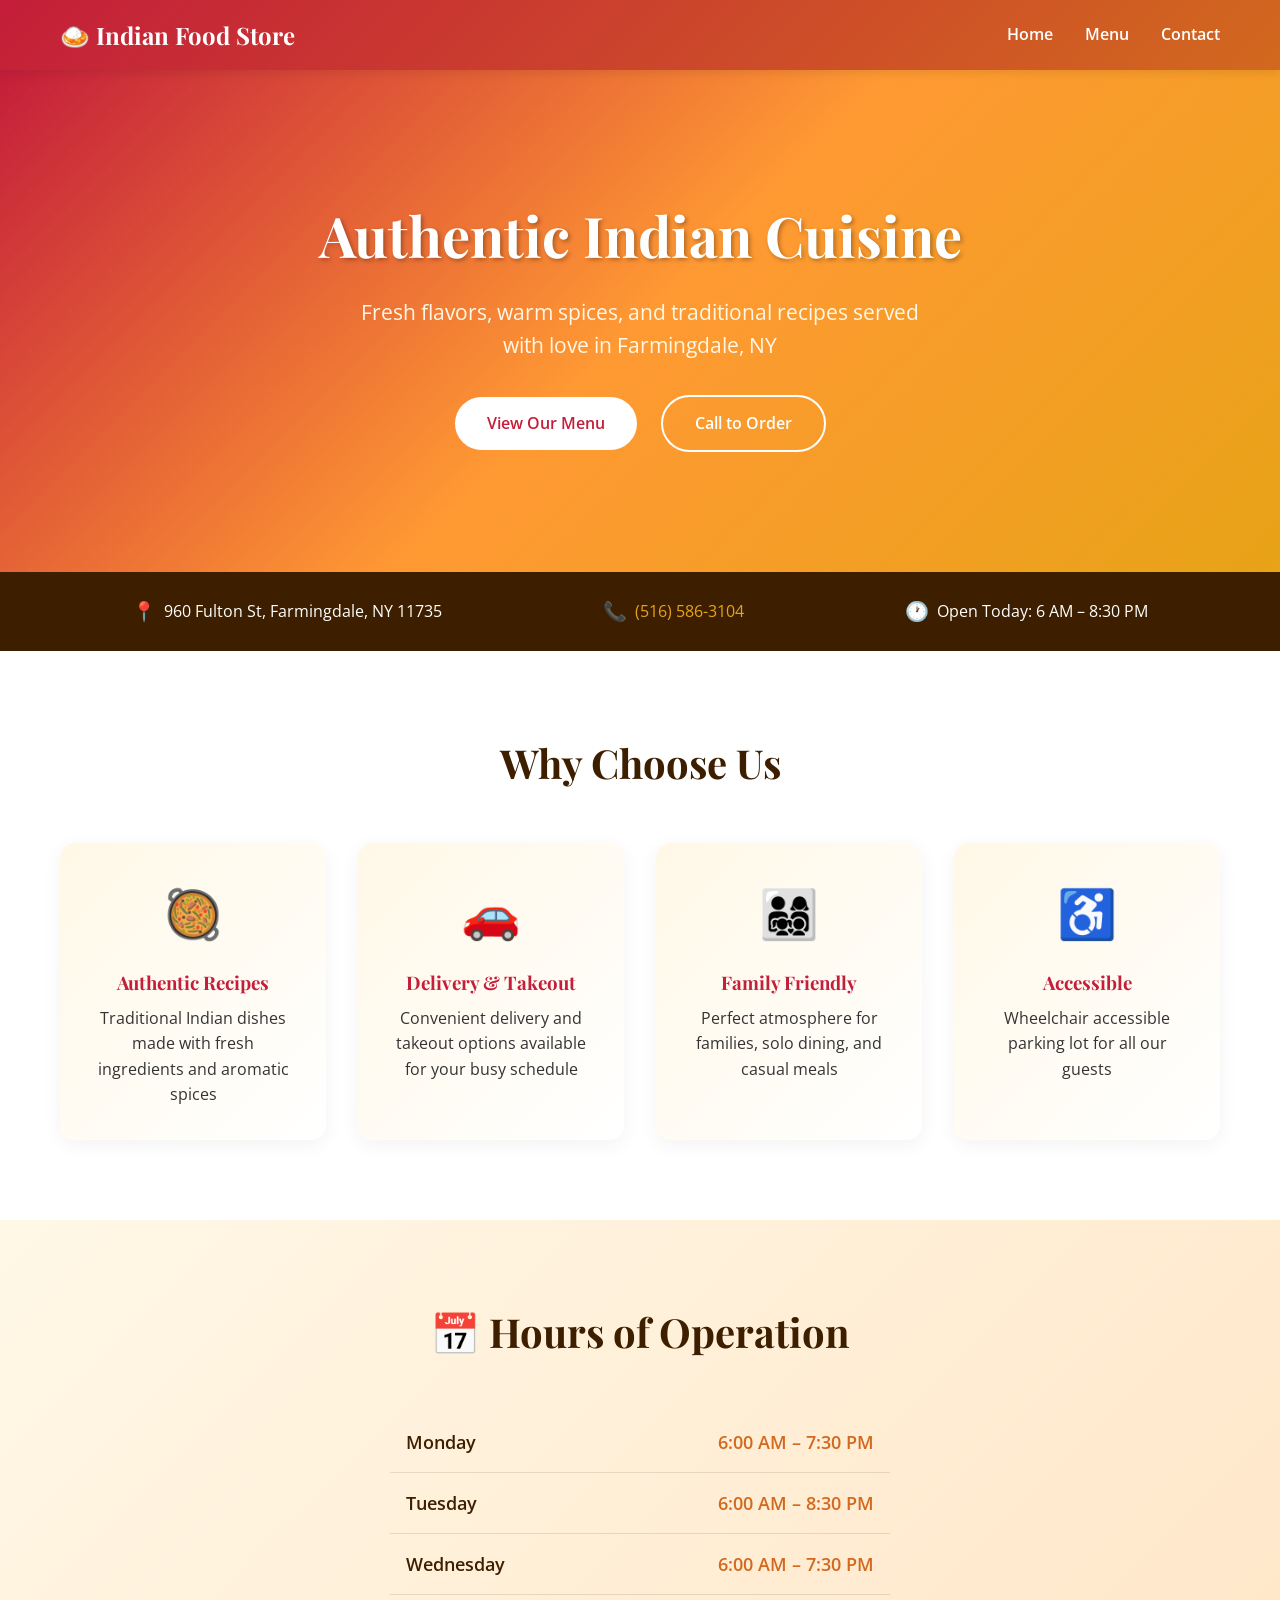
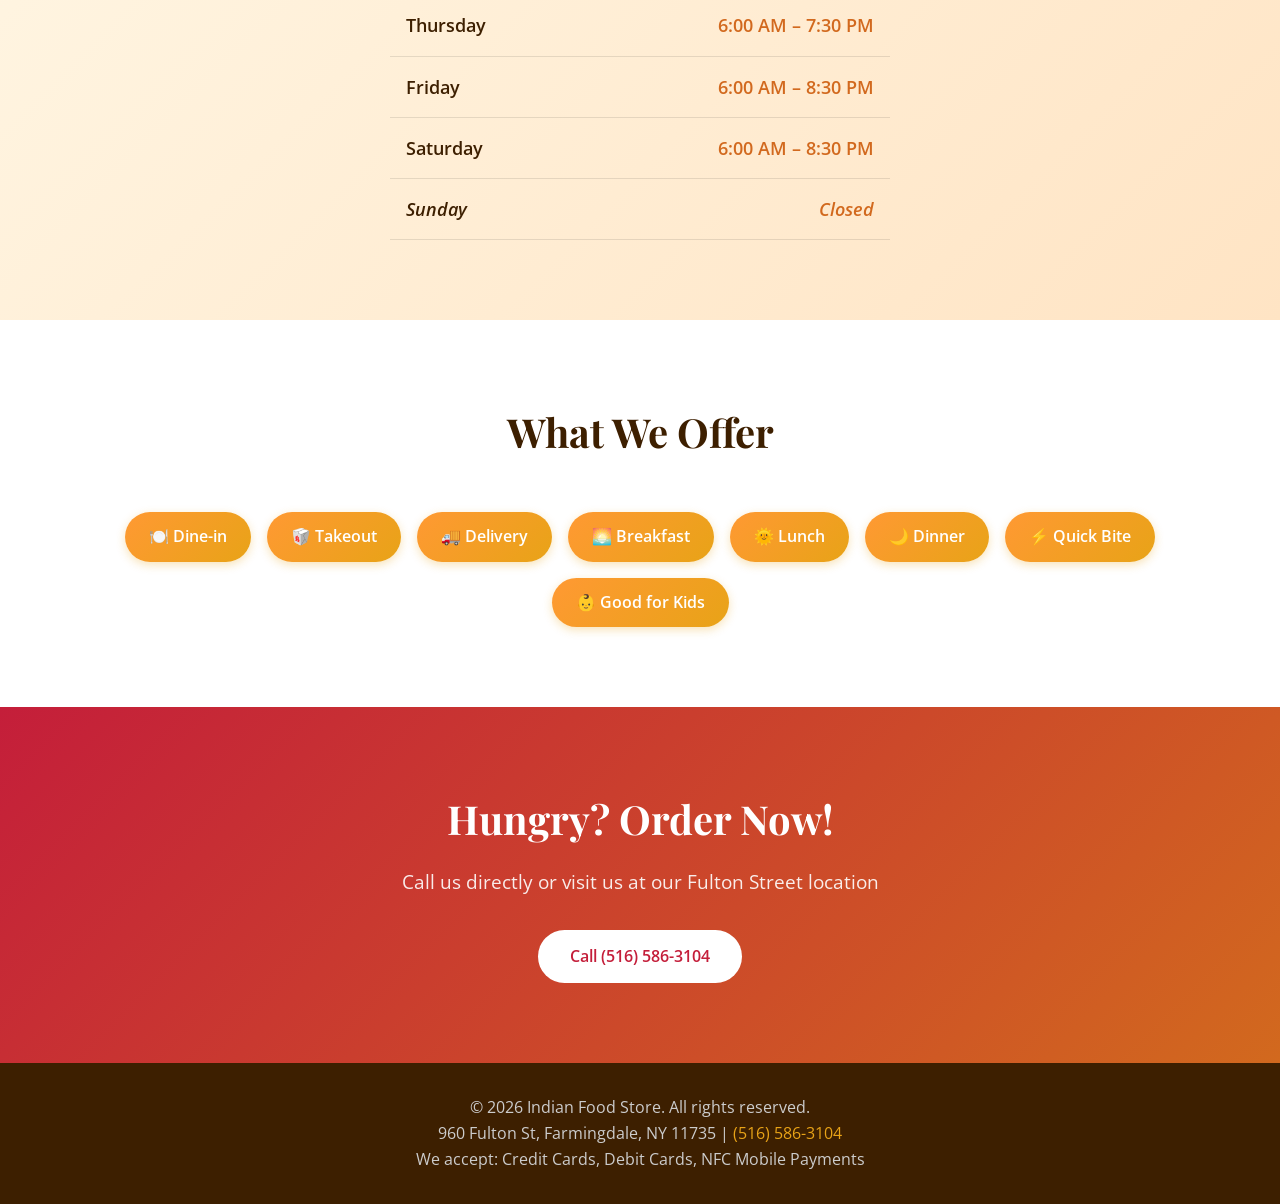
<file: index.html>
<!DOCTYPE html>
<html lang="en">
<head>
    <meta charset="UTF-8">
    <meta name="viewport" content="width=device-width, initial-scale=1.0">
    <title>Indian Food Store - Farmingdale, NY</title>
    <link rel="stylesheet" href="styles.css">
    <link href="https://fonts.googleapis.com/css2?family=Playfair+Display:wght@400;700&family=Open+Sans:wght@400;600&display=swap" rel="stylesheet">
</head>
<body>
    <!-- Navigation -->
    <nav class="navbar">
        <div class="container">
            <div class="logo">🍛 Indian Food Store</div>
            <ul class="nav-links">
                <li><a href="index.html">Home</a></li>
                <li><a href="menu.html">Menu</a></li>
                <li><a href="contact.html">Contact</a></li>
            </ul>
            <div class="hamburger" onclick="toggleMenu()">☰</div>
        </div>
    </nav>

    <!-- Hero Section -->
    <section class="hero">
        <div class="hero-overlay"></div>
        <div class="hero-content">
            <h1>Authentic Indian Cuisine</h1>
            <p>Fresh flavors, warm spices, and traditional recipes served with love in Farmingdale, NY</p>
            <a href="menu.html" class="btn-primary">View Our Menu</a>
            <a href="tel:+15165863104" class="btn-secondary">Call to Order</a>
        </div>
    </section>

    <!-- Info Bar -->
    <section class="info-bar">
        <div class="container">
            <div class="info-item">
                <span class="icon">📍</span>
                <p>960 Fulton St, Farmingdale, NY 11735</p>
            </div>
            <div class="info-item">
                <span class="icon">📞</span>
                <p><a href="tel:+15165863104">(516) 586-3104</a></p>
            </div>
            <div class="info-item">
                <span class="icon">🕐</span>
                <p>Open Today: <span id="today-hours">Check Hours</span></p>
            </div>
        </div>
    </section>

    <!-- Features -->
    <section class="features">
        <div class="container">
            <h2>Why Choose Us</h2>
            <div class="features-grid">
                <div class="feature-card">
                    <div class="feature-icon">🥘</div>
                    <h3>Authentic Recipes</h3>
                    <p>Traditional Indian dishes made with fresh ingredients and aromatic spices</p>
                </div>
                <div class="feature-card">
                    <div class="feature-icon">🚗</div>
                    <h3>Delivery & Takeout</h3>
                    <p>Convenient delivery and takeout options available for your busy schedule</p>
                </div>
                <div class="feature-card">
                    <div class="feature-icon">👨‍👩‍👧‍👦</div>
                    <h3>Family Friendly</h3>
                    <p>Perfect atmosphere for families, solo dining, and casual meals</p>
                </div>
                <div class="feature-card">
                    <div class="feature-icon">♿</div>
                    <h3>Accessible</h3>
                    <p>Wheelchair accessible parking lot for all our guests</p>
                </div>
            </div>
        </div>
    </section>

    <!-- Hours Section -->
    <section class="hours-section">
        <div class="container">
            <h2>📅 Hours of Operation</h2>
            <div class="hours-grid">
                <div class="hours-row">
                    <span class="day">Monday</span>
                    <span class="time">6:00 AM – 7:30 PM</span>
                </div>
                <div class="hours-row">
                    <span class="day">Tuesday</span>
                    <span class="time">6:00 AM – 8:30 PM</span>
                </div>
                <div class="hours-row">
                    <span class="day">Wednesday</span>
                    <span class="time">6:00 AM – 7:30 PM</span>
                </div>
                <div class="hours-row">
                    <span class="day">Thursday</span>
                    <span class="time">6:00 AM – 7:30 PM</span>
                </div>
                <div class="hours-row">
                    <span class="day">Friday</span>
                    <span class="time">6:00 AM – 8:30 PM</span>
                </div>
                <div class="hours-row">
                    <span class="day">Saturday</span>
                    <span class="time">6:00 AM – 8:30 PM</span>
                </div>
                <div class="hours-row closed">
                    <span class="day">Sunday</span>
                    <span class="time">Closed</span>
                </div>
            </div>
        </div>
    </section>

    <!-- Services -->
    <section class="services">
        <div class="container">
            <h2>What We Offer</h2>
            <div class="services-grid">
                <div class="service-tag">🍽️ Dine-in</div>
                <div class="service-tag">🥡 Takeout</div>
                <div class="service-tag">🚚 Delivery</div>
                <div class="service-tag">🌅 Breakfast</div>
                <div class="service-tag">🌞 Lunch</div>
                <div class="service-tag">🌙 Dinner</div>
                <div class="service-tag">⚡ Quick Bite</div>
                <div class="service-tag">👶 Good for Kids</div>
            </div>
        </div>
    </section>

    <!-- CTA -->
    <section class="cta">
        <div class="container">
            <h2>Hungry? Order Now!</h2>
            <p>Call us directly or visit us at our Fulton Street location</p>
            <a href="tel:+15165863104" class="btn-primary">Call (516) 586-3104</a>
        </div>
    </section>

    <!-- Footer -->
    <footer>
        <div class="container">
            <p>© 2026 Indian Food Store. All rights reserved.</p>
            <p>960 Fulton St, Farmingdale, NY 11735 | <a href="tel:+15165863104">(516) 586-3104</a></p>
            <p>We accept: Credit Cards, Debit Cards, NFC Mobile Payments</p>
        </div>
    </footer>

    <script>
        // Mobile menu toggle
        function toggleMenu() {
            document.querySelector('.nav-links').classList.toggle('active');
        }

        // Show today's hours
        const days = ['Sunday', 'Monday', 'Tuesday', 'Wednesday', 'Thursday', 'Friday', 'Saturday'];
        const hoursMap = {
            'Monday': '6 AM – 7:30 PM',
            'Tuesday': '6 AM – 8:30 PM',
            'Wednesday': '6 AM – 7:30 PM',
            'Thursday': '6 AM – 7:30 PM',
            'Friday': '6 AM – 8:30 PM',
            'Saturday': '6 AM – 8:30 PM',
            'Sunday': 'Closed'
        };
        const today = days[new Date().getDay()];
        document.getElementById('today-hours').textContent = hoursMap[today];
    </script>
</body>
</html>
</file>
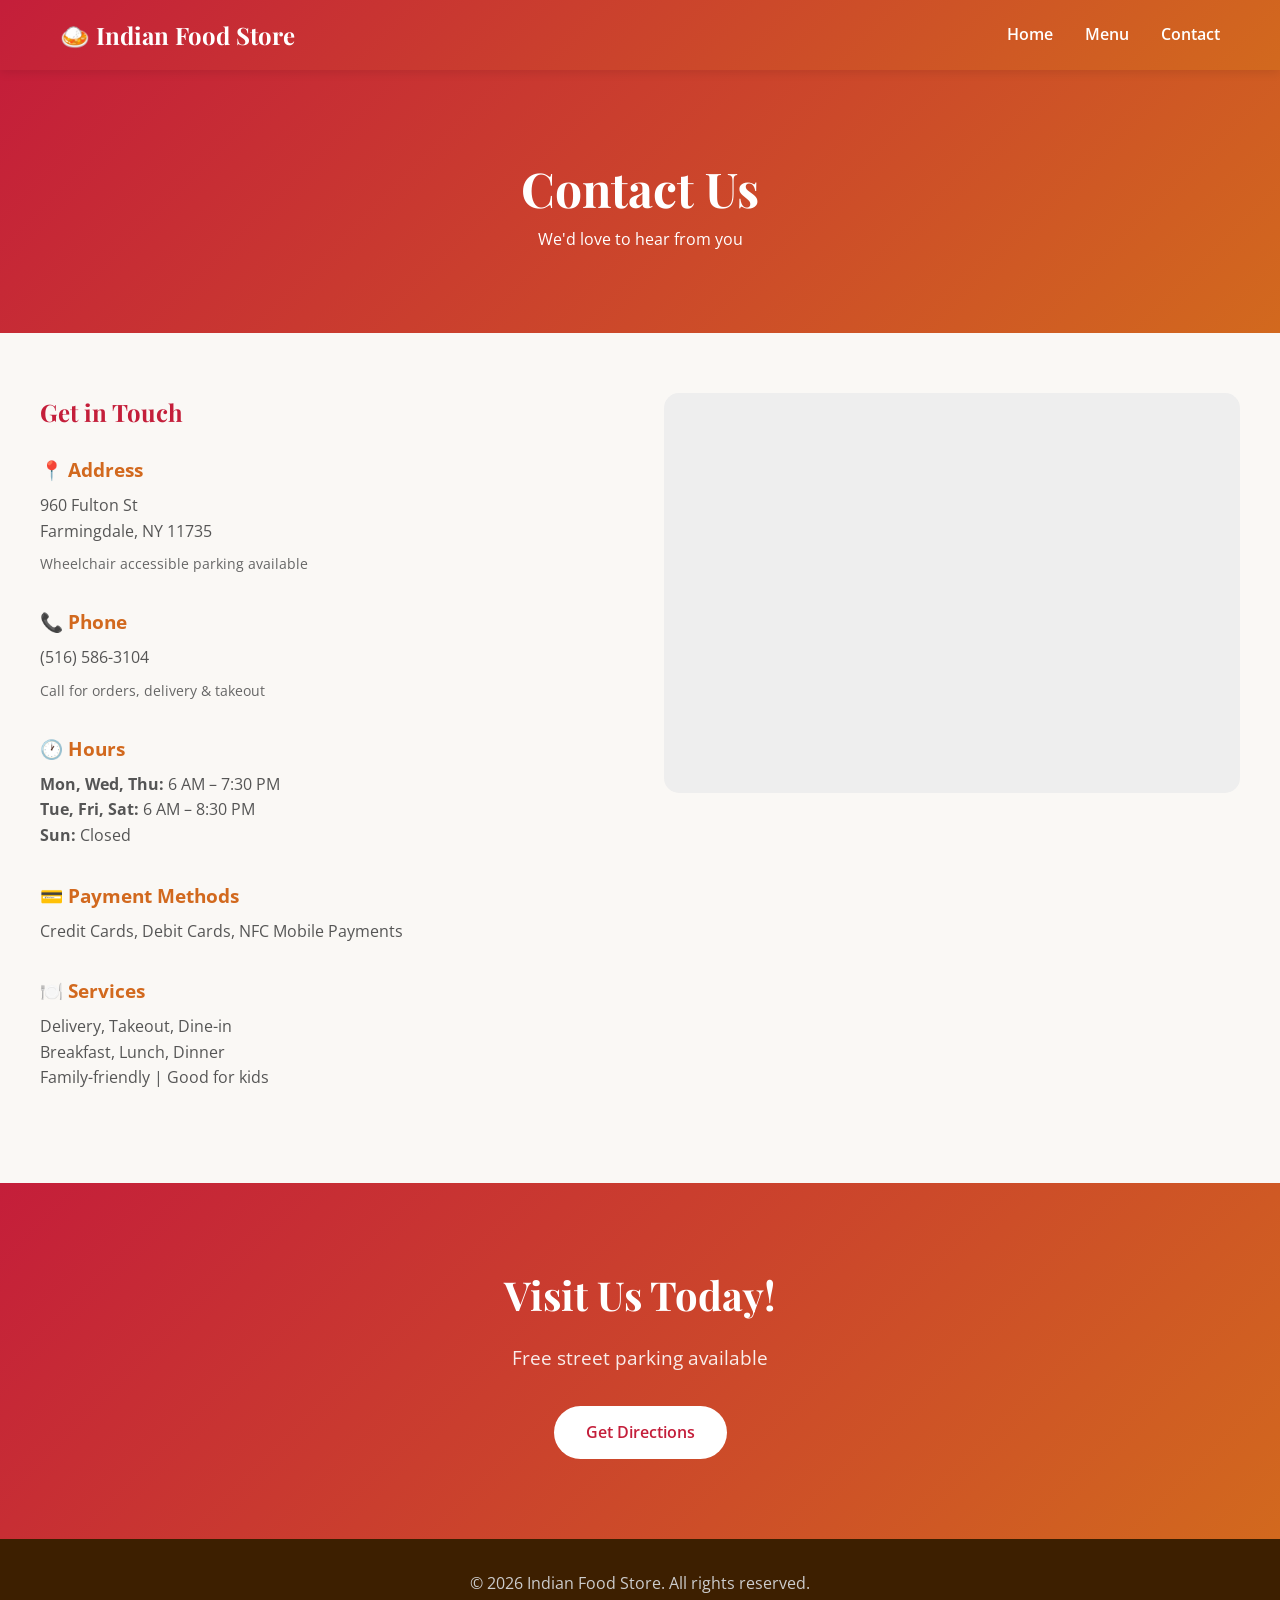
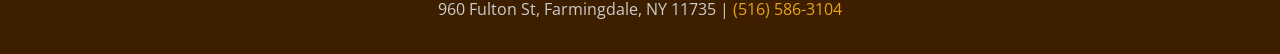
<file: contact.html>
<!DOCTYPE html>
<html lang="en">
<head>
    <meta charset="UTF-8">
    <meta name="viewport" content="width=device-width, initial-scale=1.0">
    <title>Contact - Indian Food Store</title>
    <link rel="stylesheet" href="styles.css">
    <link href="https://fonts.googleapis.com/css2?family=Playfair+Display:wght@400;700&family=Open+Sans:wght@400;600&display=swap" rel="stylesheet">
</head>
<body>
    <nav class="navbar">
        <div class="container">
            <div class="logo">🍛 Indian Food Store</div>
            <ul class="nav-links">
                <li><a href="index.html">Home</a></li>
                <li><a href="menu.html">Menu</a></li>
                <li><a href="contact.html">Contact</a></li>
            </ul>
            <div class="hamburger" onclick="toggleMenu()">☰</div>
        </div>
    </nav>

    <section class="contact-hero">
        <div class="container">
            <h1>Contact Us</h1>
            <p>We'd love to hear from you</p>
        </div>
    </section>

    <section class="contact-grid container">
        <div class="contact-info">
            <h2>Get in Touch</h2>
            
            <div class="info-block">
                <h3>📍 Address</h3>
                <p>960 Fulton St<br>Farmingdale, NY 11735</p>
                <p style="margin-top: 0.5rem; font-size: 0.9rem; color: #666;">Wheelchair accessible parking available</p>
            </div>

            <div class="info-block">
                <h3>📞 Phone</h3>
                <p><a href="tel:+15165863104">(516) 586-3104</a></p>
                <p style="margin-top: 0.5rem; font-size: 0.9rem; color: #666;">Call for orders, delivery & takeout</p>
            </div>

            <div class="info-block">
                <h3>🕐 Hours</h3>
                <p><strong>Mon, Wed, Thu:</strong> 6 AM – 7:30 PM</p>
                <p><strong>Tue, Fri, Sat:</strong> 6 AM – 8:30 PM</p>
                <p><strong>Sun:</strong> Closed</p>
            </div>

            <div class="info-block">
                <h3>💳 Payment Methods</h3>
                <p>Credit Cards, Debit Cards, NFC Mobile Payments</p>
            </div>

            <div class="info-block">
                <h3>🍽️ Services</h3>
                <p>Delivery, Takeout, Dine-in<br>Breakfast, Lunch, Dinner<br>Family-friendly | Good for kids</p>
            </div>
        </div>

        <div class="map-container">
            <iframe 
                src="https://www.google.com/maps/embed?pb=!1m18!1m12!1m3!1d3022.9!2d-73.4456!3d40.7329!2m3!1f0!2f0!3f0!3m2!1i1024!2i768!4f13.1!3m3!1m2!1s0x89e82a5e5b5b5b5b%3A0x5b5b5b5b5b5b5b5b!2s960%20Fulton%20St%2C%20Farmingdale%2C%20NY%2011735!5e0!3m2!1sen!2sus!4v1234567890"
                width="100%" 
                height="100%" 
                style="border:0;" 
                allowfullscreen="" 
                loading="lazy" 
                referrerpolicy="no-referrer-when-downgrade">
            </iframe>
        </div>
    </section>

    <section class="cta">
        <div class="container">
            <h2>Visit Us Today!</h2>
            <p>Free street parking available</p>
            <a href="https://maps.google.com/?q=960+Fulton+St+Farmingdale+NY+11735" target="_blank" class="btn-primary">Get Directions</a>
        </div>
    </section>

    <footer>
        <div class="container">
            <p>© 2026 Indian Food Store. All rights reserved.</p>
            <p>960 Fulton St, Farmingdale, NY 11735 | <a href="tel:+15165863104">(516) 586-3104</a></p>
        </div>
    </footer>

    <script>
        function toggleMenu() {
            document.querySelector('.nav-links').classList.toggle('active');
        }
    </script>
</body>
</html>
</file>
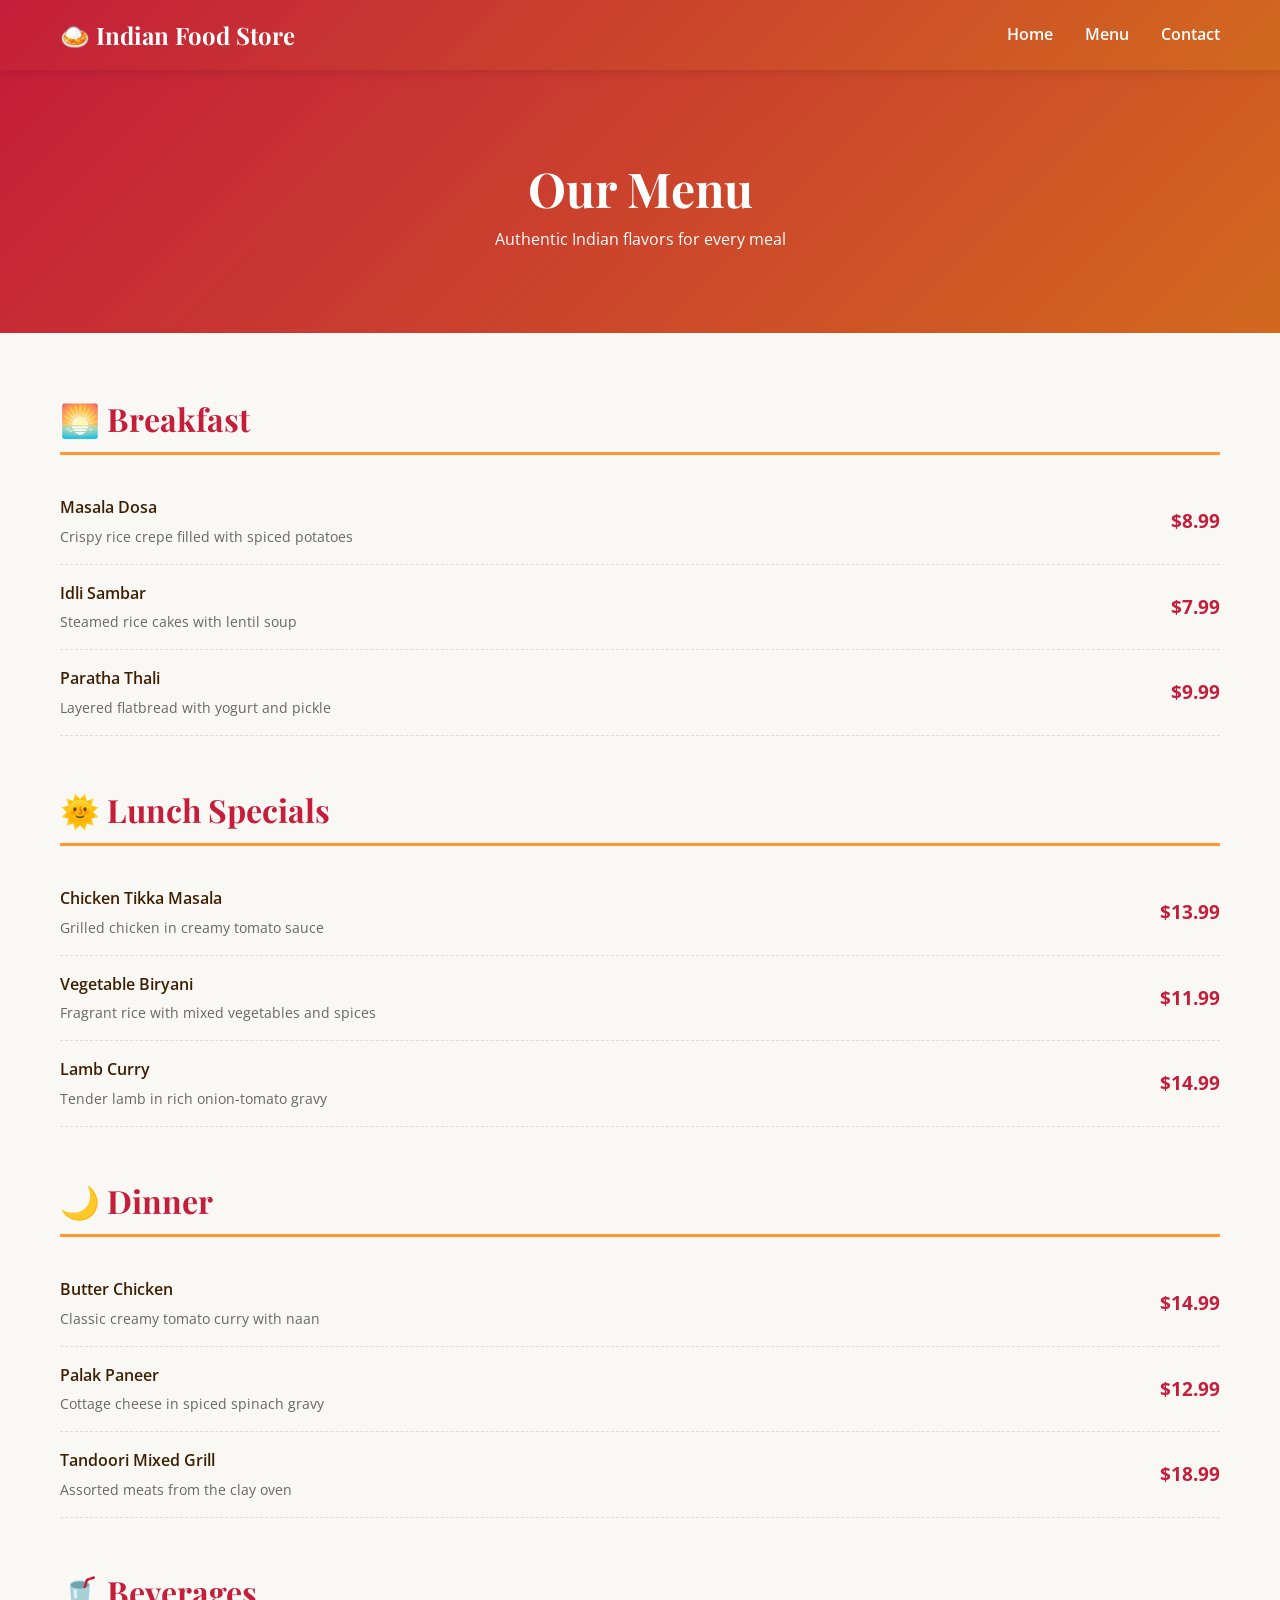
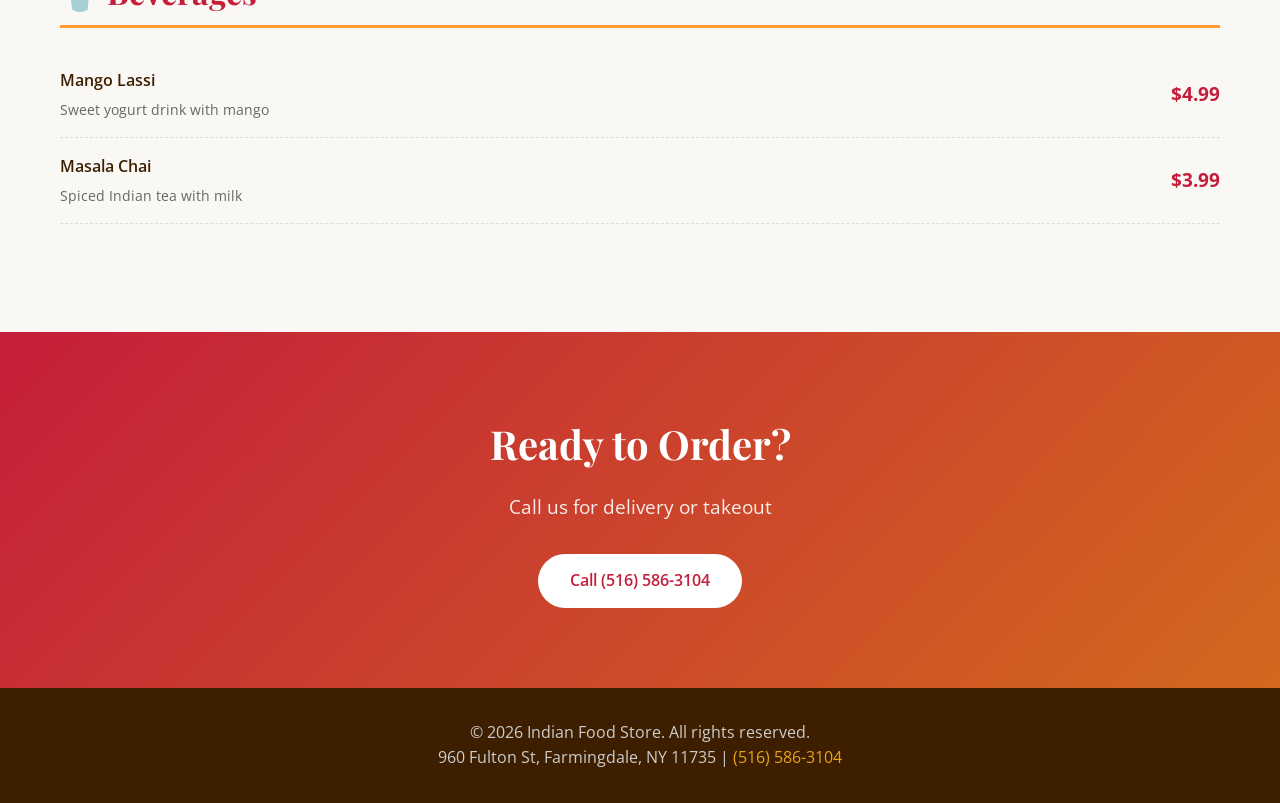
<file: menu.html>
<!DOCTYPE html>
<html lang="en">
<head>
    <meta charset="UTF-8">
    <meta name="viewport" content="width=device-width, initial-scale=1.0">
    <title>Menu - Indian Food Store</title>
    <link rel="stylesheet" href="styles.css">
    <link href="https://fonts.googleapis.com/css2?family=Playfair+Display:wght@400;700&family=Open+Sans:wght@400;600&display=swap" rel="stylesheet">
</head>
<body>
    <nav class="navbar">
        <div class="container">
            <div class="logo">🍛 Indian Food Store</div>
            <ul class="nav-links">
                <li><a href="index.html">Home</a></li>
                <li><a href="menu.html">Menu</a></li>
                <li><a href="contact.html">Contact</a></li>
            </ul>
            <div class="hamburger" onclick="toggleMenu()">☰</div>
        </div>
    </nav>

    <section class="menu-hero">
        <div class="container">
            <h1>Our Menu</h1>
            <p>Authentic Indian flavors for every meal</p>
        </div>
    </section>

    <section class="menu-section">
        <div class="container">
            <div class="menu-category">
                <h2>🌅 Breakfast</h2>
                <div class="menu-item">
                    <div>
                        <div class="menu-item-name">Masala Dosa</div>
                        <div class="menu-item-desc">Crispy rice crepe filled with spiced potatoes</div>
                    </div>
                    <div class="menu-item-price">$8.99</div>
                </div>
                <div class="menu-item">
                    <div>
                        <div class="menu-item-name">Idli Sambar</div>
                        <div class="menu-item-desc">Steamed rice cakes with lentil soup</div>
                    </div>
                    <div class="menu-item-price">$7.99</div>
                </div>
                <div class="menu-item">
                    <div>
                        <div class="menu-item-name">Paratha Thali</div>
                        <div class="menu-item-desc">Layered flatbread with yogurt and pickle</div>
                    </div>
                    <div class="menu-item-price">$9.99</div>
                </div>
            </div>

            <div class="menu-category">
                <h2>🌞 Lunch Specials</h2>
                <div class="menu-item">
                    <div>
                        <div class="menu-item-name">Chicken Tikka Masala</div>
                        <div class="menu-item-desc">Grilled chicken in creamy tomato sauce</div>
                    </div>
                    <div class="menu-item-price">$13.99</div>
                </div>
                <div class="menu-item">
                    <div>
                        <div class="menu-item-name">Vegetable Biryani</div>
                        <div class="menu-item-desc">Fragrant rice with mixed vegetables and spices</div>
                    </div>
                    <div class="menu-item-price">$11.99</div>
                </div>
                <div class="menu-item">
                    <div>
                        <div class="menu-item-name">Lamb Curry</div>
                        <div class="menu-item-desc">Tender lamb in rich onion-tomato gravy</div>
                    </div>
                    <div class="menu-item-price">$14.99</div>
                </div>
            </div>

            <div class="menu-category">
                <h2>🌙 Dinner</h2>
                <div class="menu-item">
                    <div>
                        <div class="menu-item-name">Butter Chicken</div>
                        <div class="menu-item-desc">Classic creamy tomato curry with naan</div>
                    </div>
                    <div class="menu-item-price">$14.99</div>
                </div>
                <div class="menu-item">
                    <div>
                        <div class="menu-item-name">Palak Paneer</div>
                        <div class="menu-item-desc">Cottage cheese in spiced spinach gravy</div>
                    </div>
                    <div class="menu-item-price">$12.99</div>
                </div>
                <div class="menu-item">
                    <div>
                        <div class="menu-item-name">Tandoori Mixed Grill</div>
                        <div class="menu-item-desc">Assorted meats from the clay oven</div>
                    </div>
                    <div class="menu-item-price">$18.99</div>
                </div>
            </div>

            <div class="menu-category">
                <h2>🥤 Beverages</h2>
                <div class="menu-item">
                    <div>
                        <div class="menu-item-name">Mango Lassi</div>
                        <div class="menu-item-desc">Sweet yogurt drink with mango</div>
                    </div>
                    <div class="menu-item-price">$4.99</div>
                </div>
                <div class="menu-item">
                    <div>
                        <div class="menu-item-name">Masala Chai</div>
                        <div class="menu-item-desc">Spiced Indian tea with milk</div>
                    </div>
                    <div class="menu-item-price">$3.99</div>
                </div>
            </div>
        </div>
    </section>

    <section class="cta">
        <div class="container">
            <h2>Ready to Order?</h2>
            <p>Call us for delivery or takeout</p>
            <a href="tel:+15165863104" class="btn-primary">Call (516) 586-3104</a>
        </div>
    </section>

    <footer>
        <div class="container">
            <p>© 2026 Indian Food Store. All rights reserved.</p>
            <p>960 Fulton St, Farmingdale, NY 11735 | <a href="tel:+15165863104">(516) 586-3104</a></p>
        </div>
    </footer>

    <script>
        function toggleMenu() {
            document.querySelector('.nav-links').classList.toggle('active');
        }
    </script>
</body>
</html>
</file>
<file: styles.css>
/* Reset & Base */
* {
    margin: 0;
    padding: 0;
    box-sizing: border-box;
}

body {
    font-family: 'Open Sans', sans-serif;
    line-height: 1.6;
    color: #333;
    background-color: #faf8f5;
}

.container {
    max-width: 1200px;
    margin: 0 auto;
    padding: 0 20px;
}

/* Warm Indian Color Palette */
:root {
    --saffron: #ff9933;
    --deep-red: #c41e3a;
    --turmeric: #e8a317;
    --cream: #fff8e7;
    --dark-brown: #3d1f00;
    --spice-orange: #d2691e;
}

/* Navigation */
.navbar {
    background: linear-gradient(135deg, var(--deep-red), var(--spice-orange));
    padding: 1rem 0;
    position: sticky;
    top: 0;
    z-index: 1000;
    box-shadow: 0 2px 10px rgba(0,0,0,0.1);
}

.navbar .container {
    display: flex;
    justify-content: space-between;
    align-items: center;
}

.logo {
    font-family: 'Playfair Display', serif;
    font-size: 1.5rem;
    color: white;
    font-weight: 700;
}

.nav-links {
    display: flex;
    list-style: none;
    gap: 2rem;
}

.nav-links a {
    color: white;
    text-decoration: none;
    font-weight: 600;
    transition: opacity 0.3s;
}

.nav-links a:hover {
    opacity: 0.8;
    text-decoration: underline;
}

.hamburger {
    display: none;
    color: white;
    font-size: 1.5rem;
    cursor: pointer;
}

/* Hero Section */
.hero {
    background: linear-gradient(135deg, #c41e3a 0%, #ff9933 50%, #e8a317 100%);
    padding: 120px 0;
    text-align: center;
    position: relative;
    overflow: hidden;
}

.hero::before {
    content: '';
    position: absolute;
    top: -50%;
    left: -50%;
    width: 200%;
    height: 200%;
    background: radial-gradient(circle, rgba(255,255,255,0.1) 1px, transparent 1px);
    background-size: 20px 20px;
    opacity: 0.3;
}

.hero-content {
    position: relative;
    z-index: 2;
}

.hero h1 {
    font-family: 'Playfair Display', serif;
    font-size: 3.5rem;
    color: white;
    margin-bottom: 1rem;
    text-shadow: 2px 2px 4px rgba(0,0,0,0.3);
}

.hero p {
    font-size: 1.3rem;
    color: #fff8e7;
    max-width: 600px;
    margin: 0 auto 2rem;
}

.btn-primary, .btn-secondary {
    display: inline-block;
    padding: 14px 32px;
    border-radius: 50px;
    text-decoration: none;
    font-weight: 600;
    margin: 0 10px;
    transition: transform 0.3s, box-shadow 0.3s;
}

.btn-primary {
    background: white;
    color: var(--deep-red);
}

.btn-secondary {
    background: transparent;
    color: white;
    border: 2px solid white;
}

.btn-primary:hover, .btn-secondary:hover {
    transform: translateY(-2px);
    box-shadow: 0 5px 20px rgba(0,0,0,0.2);
}

/* Info Bar */
.info-bar {
    background: var(--dark-brown);
    color: white;
    padding: 1.5rem 0;
}

.info-bar .container {
    display: flex;
    justify-content: space-around;
    flex-wrap: wrap;
    gap: 1rem;
}

.info-item {
    display: flex;
    align-items: center;
    gap: 0.5rem;
}

.info-item a {
    color: var(--turmeric);
    text-decoration: none;
}

.icon {
    font-size: 1.2rem;
}

/* Features */
.features {
    padding: 80px 0;
    background: white;
}

.features h2 {
    text-align: center;
    font-family: 'Playfair Display', serif;
    font-size: 2.5rem;
    color: var(--dark-brown);
    margin-bottom: 3rem;
}

.features-grid {
    display: grid;
    grid-template-columns: repeat(auto-fit, minmax(250px, 1fr));
    gap: 2rem;
}

.feature-card {
    text-align: center;
    padding: 2rem;
    border-radius: 15px;
    background: linear-gradient(135deg, #fff8e7, #fff);
    box-shadow: 0 5px 20px rgba(0,0,0,0.05);
    transition: transform 0.3s;
}

.feature-card:hover {
    transform: translateY(-5px);
}

.feature-icon {
    font-size: 3rem;
    margin-bottom: 1rem;
}

.feature-card h3 {
    color: var(--deep-red);
    margin-bottom: 0.5rem;
    font-family: 'Playfair Display', serif;
}

/* Hours Section */
.hours-section {
    padding: 80px 0;
    background: linear-gradient(135deg, #fff8e7, #ffe4c4);
}

.hours-section h2 {
    text-align: center;
    font-family: 'Playfair Display', serif;
    font-size: 2.5rem;
    color: var(--dark-brown);
    margin-bottom: 3rem;
}

.hours-grid {
    max-width: 500px;
    margin: 0 auto;
}

.hours-row {
    display: flex;
    justify-content: space-between;
    padding: 1rem;
    border-bottom: 1px solid rgba(0,0,0,0.1);
    font-size: 1.1rem;
}

.hours-row.closed {
    color: #999;
    font-style: italic;
}

.day {
    font-weight: 600;
    color: var(--dark-brown);
}

.time {
    color: var(--spice-orange);
    font-weight: 600;
}

/* Services */
.services {
    padding: 80px 0;
    background: white;
}

.services h2 {
    text-align: center;
    font-family: 'Playfair Display', serif;
    font-size: 2.5rem;
    color: var(--dark-brown);
    margin-bottom: 3rem;
}

.services-grid {
    display: flex;
    flex-wrap: wrap;
    justify-content: center;
    gap: 1rem;
}

.service-tag {
    background: linear-gradient(135deg, var(--saffron), var(--turmeric));
    color: white;
    padding: 12px 24px;
    border-radius: 50px;
    font-weight: 600;
    box-shadow: 0 3px 10px rgba(232, 163, 23, 0.3);
}

/* CTA */
.cta {
    background: linear-gradient(135deg, var(--deep-red), var(--spice-orange));
    padding: 80px 0;
    text-align: center;
    color: white;
}

.cta h2 {
    font-family: 'Playfair Display', serif;
    font-size: 2.5rem;
    margin-bottom: 1rem;
}

.cta p {
    font-size: 1.2rem;
    margin-bottom: 2rem;
    opacity: 0.9;
}

/* Footer */
footer {
    background: var(--dark-brown);
    color: #ccc;
    padding: 2rem 0;
    text-align: center;
}

footer a {
    color: var(--turmeric);
    text-decoration: none;
}

/* Menu Page Styles */
.menu-hero {
    background: linear-gradient(135deg, var(--deep-red), var(--spice-orange));
    padding: 80px 0;
    text-align: center;
    color: white;
}

.menu-hero h1 {
    font-family: 'Playfair Display', serif;
    font-size: 3rem;
}

.menu-section {
    padding: 60px 0;
}

.menu-category {
    margin-bottom: 3rem;
}

.menu-category h2 {
    font-family: 'Playfair Display', serif;
    color: var(--deep-red);
    font-size: 2rem;
    margin-bottom: 1.5rem;
    border-bottom: 3px solid var(--saffron);
    padding-bottom: 0.5rem;
}

.menu-item {
    display: flex;
    justify-content: space-between;
    align-items: center;
    padding: 1rem 0;
    border-bottom: 1px dashed #ddd;
}

.menu-item-name {
    font-weight: 600;
    color: var(--dark-brown);
}

.menu-item-desc {
    color: #666;
    font-size: 0.9rem;
    margin-top: 0.25rem;
}

.menu-item-price {
    font-weight: 700;
    color: var(--deep-red);
    font-size: 1.2rem;
}

/* Contact Page */
.contact-hero {
    background: linear-gradient(135deg, var(--deep-red), var(--spice-orange));
    padding: 80px 0;
    text-align: center;
    color: white;
}

.contact-hero h1 {
    font-family: 'Playfair Display', serif;
    font-size: 3rem;
}

.contact-grid {
    display: grid;
    grid-template-columns: 1fr 1fr;
    gap: 3rem;
    padding: 60px 0;
}

.contact-info h2 {
    font-family: 'Playfair Display', serif;
    color: var(--deep-red);
    margin-bottom: 1.5rem;
}

.info-block {
    margin-bottom: 2rem;
}

.info-block h3 {
    color: var(--spice-orange);
    margin-bottom: 0.5rem;
}

.info-block p, .info-block a {
    color: #555;
    text-decoration: none;
}

.map-container {
    background: #eee;
    border-radius: 15px;
    overflow: hidden;
    height: 400px;
}

/* Mobile Responsive */
@media (max-width: 768px) {
    .hamburger {
        display: block;
    }
    
    .nav-links {
        display: none;
        position: absolute;
        top: 100%;
        left: 0;
        width: 100%;
        background: var(--deep-red);
        flex-direction: column;
        padding: 1rem;
        gap: 1rem;
    }
    
    .nav-links.active {
        display: flex;
    }
    
    .hero h1 {
        font-size: 2rem;
    }
    
    .hero p {
        font-size: 1rem;
    }
    
    .info-bar .container {
        flex-direction: column;
        text-align: center;
    }
    
    .contact-grid {
        grid-template-columns: 1fr;
    }
    
    .btn-primary, .btn-secondary {
        display: block;
        margin: 10px auto;
        width: 80%;
    }
}
</file>
